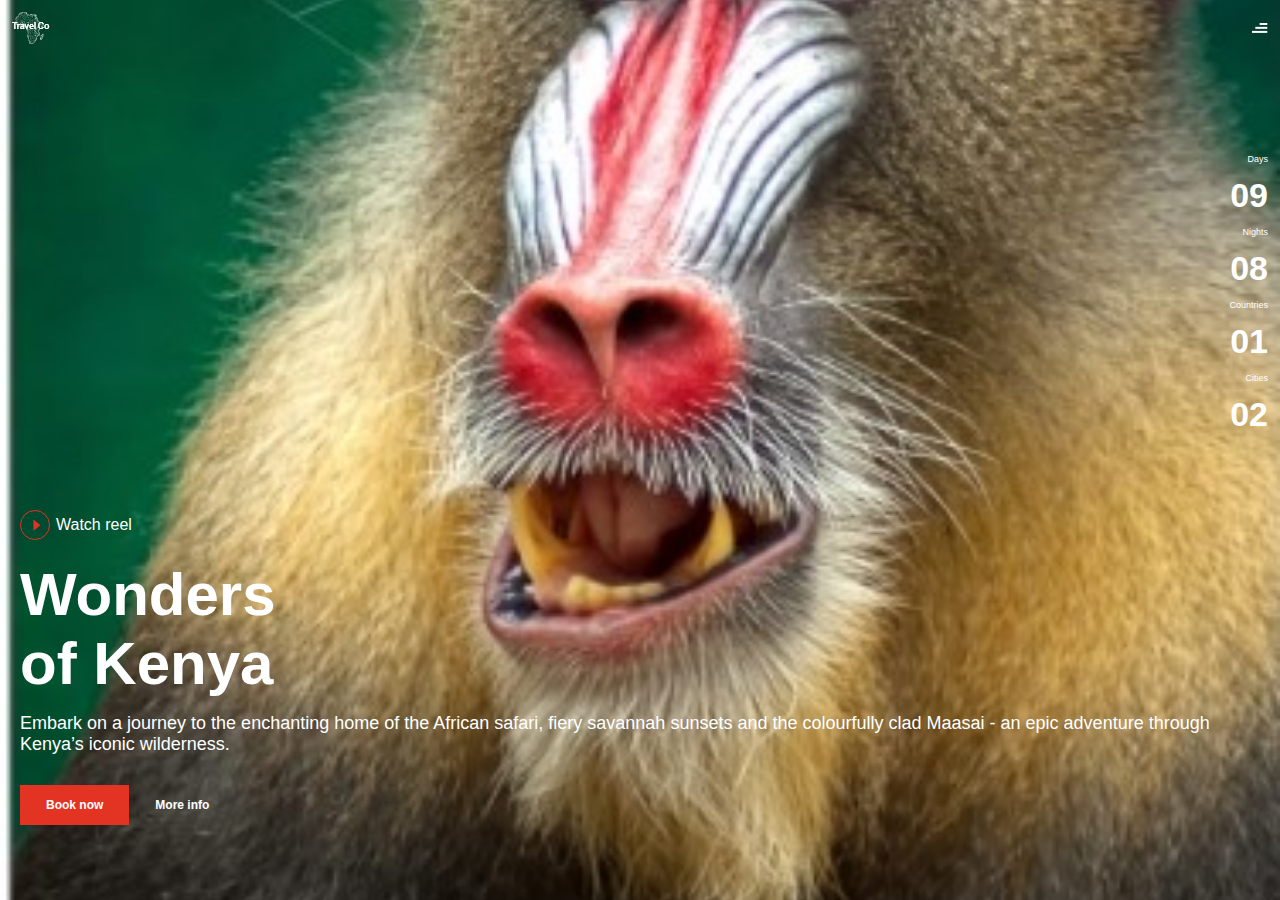
<file: index.html>
<!DOCTYPE html>
<html lang="en">

<head>
    <meta charset="UTF-8" />
    <meta name="viewport" content="width=device-width, initial-scale=1.0" />
    <title>Wonders of Kenya</title>
    <link rel="stylesheet" href="assets/style.css">
</head>

<body>
    <header>
        <img class="logo" src="assets/logo.png" alt="logo" />
        <nav class="hamburger">
            <img src="assets/hamburger.png" alt="" />
        </nav>
    </header>

    <section class="jumbotron">
        <section class="trip-calendar">
            <ul>
                <li>
                    <span class="trip-calendar-title">Days</span>
                    <span class="trip-calendar-value">09</span>
                </li>
                <li>
                    <span class="trip-calendar-title">Nights</span>
                    <span class="trip-calendar-value">08</span>
                </li>
                <li>
                    <span class="trip-calendar-title">Countries</span>
                    <span class="trip-calendar-value">01</span>
                </li>
                <li>
                    <span class="trip-calendar-title">Cities</span>
                    <span class="trip-calendar-value">02</span>
                </li>
            </ul>
        </section>

        <a class="video-trigger" href="#">
            <img src="assets/play-button.png" alt="#" /><span>Watch reel</span>
        </a>
        <section class="page-heading">
            <h1 class="page-title">Wonders<br class="break">of Kenya</h1>
            <p class="lead">
                Embark on a journey to the enchanting home of the African safari, fiery savannah sunsets and the
                colourfully clad Maasai - an epic adventure through Kenya’s iconic wilderness.
            </p>
        </section>

        <section class="cta">
            <a href="#" class="button button-main">Book now</a>
            <a href="#" class="button button-transparent">More info</a>
        </section>
    </section>
</body>

</html>
</file>
<file: assets/style.css>
html,
body {
  height: 100%;
  margin: 0;
  padding: 0;
  color: white;
  font-family: sans-serif;
}

.jumbotron {
  height: 100%;
  background-image: url("page-background.jpg");
  background-size: cover;
  background-position: center;
  background-repeat: no-repeat;
  position: relative;
  display: flex;
  flex-direction: column;
  justify-content: flex-end;
  padding: 0 20px;
}

header {
  position: absolute;
  z-index: 1;
  top: 0;
  left: 0;
  right: 0;
  padding: 12px;
  display: flex;
  justify-content: space-between;
}

.hamburger {
  align-self: center;
}

.trip-calendar {
  position: absolute;
  right: 0;
  top: 142px;
  padding: 12px;
}

.trip-calendar > ul {
  list-style: none;
  padding: 0;
  margin: 0;
}

.trip-calendar > ul > li {
  margin-bottom: 12px;
  text-align: right;
}

.trip-calendar-title,
.trip-calendar-value {
  display: block;
}

.trip-calendar-title {
  font-size: 9px;
  margin-bottom: 12px;
}

.trip-calendar-value {
  font-size: 34px;
  font-weight: bold;
}

.video-trigger {
  display: flex;
  color: white;
  text-decoration: none;
  margin-bottom: 20px;
}

.video-trigger span {
  align-self: center;
  margin-left: 6px;
}

.page-heading {
  margin-bottom: 30px;
}

.page-title {
  font-size: 60px;
  font-weight: bold;
  margin: 0;
  padding: 0;
  margin-bottom: 15px;
}

.lead {
  font-size: 18px;
  margin: 0;
  font-weight: lighter;
}

.cta {
  display: flex;
  margin-bottom: 75px;
}

.button {
  color: white;
  font-size: 12px;
  font-weight: bold;
  padding: 13px 26px;
  text-decoration: none;
}

.button-main {
  background-color: #e33323;
}

.button-transparent {
}
</file>
